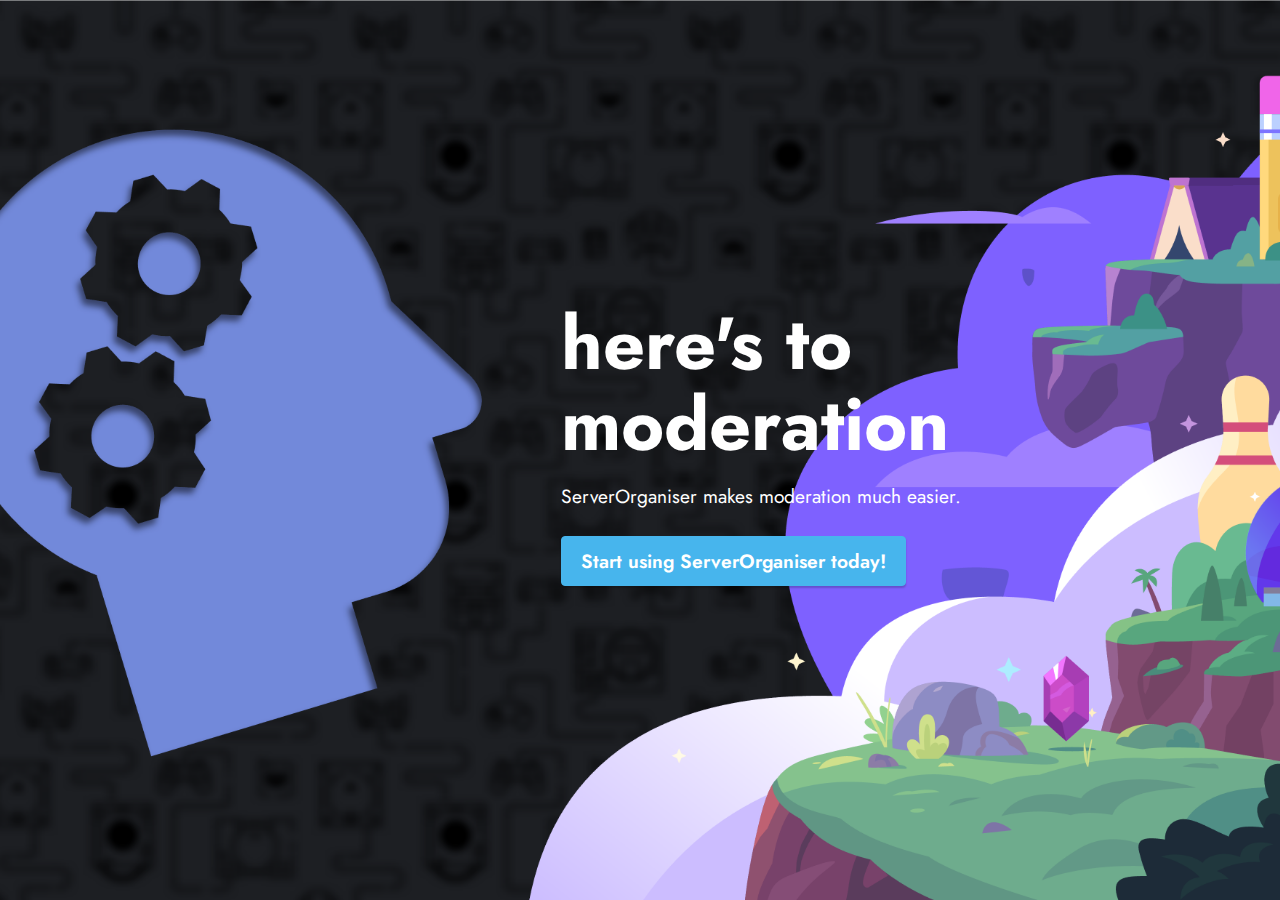
<file: index.html>
<!DOCTYPE html>
<html  >
<head>

  <meta charset="UTF-8">
  <meta http-equiv="X-UA-Compatible" content="IE=edge">
  <meta name="generator" content="Mobirise v5.6.11, mobirise.com">
  <meta name="twitter:card" content="summary_large_image"/>
  <meta name="twitter:image:src" content="">
  <meta property="og:image" content="">
  <meta name="twitter:title" content="Home">
  <meta name="viewport" content="width=device-width, initial-scale=1, minimum-scale=1">
  <link rel="shortcut icon" href="assets/images/logo5.png" type="image/x-icon">
  <meta name="description" content="">
  
  
  <title>Home</title>
  <link rel="stylesheet" href="assets/bootstrap/css/bootstrap.min.css">
  <link rel="stylesheet" href="assets/bootstrap/css/bootstrap-grid.min.css">
  <link rel="stylesheet" href="assets/bootstrap/css/bootstrap-reboot.min.css">
  <link rel="stylesheet" href="assets/theme/css/style.css">
  <link rel="preload" href="https://fonts.googleapis.com/css2?family=Jost:ital,wght@0,400;0,700;1,400;1,700&display=swap&display=swap" as="style" onload="this.onload=null;this.rel='stylesheet'">
  <noscript><link rel="stylesheet" href="https://fonts.googleapis.com/css2?family=Jost:ital,wght@0,400;0,700;1,400;1,700&display=swap&display=swap"></noscript>
  <link rel="preload" as="style" href="assets/mobirise/css/mbr-additional.css"><link rel="stylesheet" href="assets/mobirise/css/mbr-additional.css" type="text/css">
  
  
  
  
</head>
<script>document.addEventListener('contextmenu', event => event.preventDefault());</script>
<body>
  
  <section onmousedown="return false" onselectstart="return false" data-bs-version="5.1" class="header5 cid-tn4IJtWIB1 mbr-fullscreen" id="header5-0">

    

    
    

    <div class="container">
        <div class="row justify-content-end">
            <div class="col-12 col-lg-7">
                <h1 class="mbr-section-title mbr-fonts-style mbr-white mb-3 display-1"><strong>here's to moderation</strong></h1>
                
                <p class="mbr-text mbr-fonts-style mbr-white display-7">ServerOrganiser makes moderation much easier.</p>
                <div class="mbr-section-btn mt-3"><a class="btn btn-info display-7" href="https://discord.com/api/oauth2/authorize?client_id=1040979361387515985&permissions=8&scope=bot">Start using ServerOrganiser today!</a></div>
            </div>
        </div>
    </div>
</section>
  
  
</body>
</html>
</file>
<file: assets/theme/css/style.css>
@charset "UTF-8";
section {
  background-color: #ffffff;
}

body {
  font-style: normal;
  line-height: 1.5;
  font-weight: 400;
  color: #232323;
  position: relative;
}

button {
  background-color: transparent;
  border-color: transparent;
}

section,
.container,
.container-fluid {
  position: relative;
  word-wrap: break-word;
}

a.mbr-iconfont:hover {
  text-decoration: none;
}

.article .lead p,
.article .lead ul,
.article .lead ol,
.article .lead pre,
.article .lead blockquote {
  margin-bottom: 0;
}

a {
  font-style: normal;
  font-weight: 400;
  cursor: pointer;
}
a, a:hover {
  text-decoration: none;
}

.mbr-section-title {
  font-style: normal;
  line-height: 1.3;
}

.mbr-section-subtitle {
  line-height: 1.3;
}

.mbr-text {
  font-style: normal;
  line-height: 1.7;
}

h1,
h2,
h3,
h4,
h5,
h6,
.display-1,
.display-2,
.display-4,
.display-5,
.display-7,
span,
p,
a {
  line-height: 1;
  word-break: break-word;
  word-wrap: break-word;
  font-weight: 400;
}

b,
strong {
  font-weight: bold;
}

input:-webkit-autofill, input:-webkit-autofill:hover, input:-webkit-autofill:focus, input:-webkit-autofill:active {
  transition-delay: 9999s;
  -webkit-transition-property: background-color, color;
  transition-property: background-color, color;
}

textarea[type=hidden] {
  display: none;
}

section {
  background-position: 50% 50%;
  background-repeat: no-repeat;
  background-size: cover;
}
section .mbr-background-video,
section .mbr-background-video-preview {
  position: absolute;
  bottom: 0;
  left: 0;
  right: 0;
  top: 0;
}

.hidden {
  visibility: hidden;
}

.mbr-z-index20 {
  z-index: 20;
}

/*! Base colors */
.mbr-white {
  color: #ffffff;
}

.mbr-black {
  color: #111111;
}

.mbr-bg-white {
  background-color: #ffffff;
}

.mbr-bg-black {
  background-color: #000000;
}

/*! Text-aligns */
.align-left {
  text-align: left;
}

.align-center {
  text-align: center;
}

.align-right {
  text-align: right;
}

/*! Font-weight  */
.mbr-light {
  font-weight: 300;
}

.mbr-regular {
  font-weight: 400;
}

.mbr-semibold {
  font-weight: 500;
}

.mbr-bold {
  font-weight: 700;
}

/*! Media  */
.media-content {
  flex-basis: 100%;
}

.media-container-row {
  display: flex;
  flex-direction: row;
  flex-wrap: wrap;
  justify-content: center;
  align-content: center;
  align-items: start;
}
.media-container-row .media-size-item {
  width: 400px;
}

.media-container-column {
  display: flex;
  flex-direction: column;
  flex-wrap: wrap;
  justify-content: center;
  align-content: center;
  align-items: stretch;
}
.media-container-column > * {
  width: 100%;
}

@media (min-width: 992px) {
  .media-container-row {
    flex-wrap: nowrap;
  }
}
figure {
  margin-bottom: 0;
  overflow: hidden;
}

figure[mbr-media-size] {
  transition: width 0.1s;
}

img,
iframe {
  display: block;
  width: 100%;
}

.card {
  background-color: transparent;
  border: none;
}

.card-box {
  width: 100%;
}

.card-img {
  text-align: center;
  flex-shrink: 0;
  -webkit-flex-shrink: 0;
}

.media {
  max-width: 100%;
  margin: 0 auto;
}

.mbr-figure {
  align-self: center;
}

.media-container > div {
  max-width: 100%;
}

.mbr-figure img,
.card-img img {
  width: 100%;
}

@media (max-width: 991px) {
  .media-size-item {
    width: auto !important;
  }

  .media {
    width: auto;
  }

  .mbr-figure {
    width: 100% !important;
  }
}
/*! Buttons */
.mbr-section-btn {
  margin-left: -0.6rem;
  margin-right: -0.6rem;
  font-size: 0;
}

.btn {
  font-weight: 600;
  border-width: 1px;
  font-style: normal;
  margin: 0.6rem 0.6rem;
  white-space: normal;
  transition: all 0.2s ease-in-out;
  display: inline-flex;
  align-items: center;
  justify-content: center;
  word-break: break-word;
}

.btn-sm {
  font-weight: 600;
  letter-spacing: 0px;
  transition: all 0.3s ease-in-out;
}

.btn-md {
  font-weight: 600;
  letter-spacing: 0px;
  transition: all 0.3s ease-in-out;
}

.btn-lg {
  font-weight: 600;
  letter-spacing: 0px;
  transition: all 0.3s ease-in-out;
}

.btn-form {
  margin: 0;
}
.btn-form:hover {
  cursor: pointer;
}

nav .mbr-section-btn {
  margin-left: 0rem;
  margin-right: 0rem;
}

/*! Btn icon margin */
.btn .mbr-iconfont,
.btn.btn-sm .mbr-iconfont {
  order: 1;
  cursor: pointer;
  margin-left: 0.5rem;
  vertical-align: sub;
}

.btn.btn-md .mbr-iconfont,
.btn.btn-md .mbr-iconfont {
  margin-left: 0.8rem;
}

.mbr-regular {
  font-weight: 400;
}

.mbr-semibold {
  font-weight: 500;
}

.mbr-bold {
  font-weight: 700;
}

[type=submit] {
  -webkit-appearance: none;
}

/*! Full-screen */
.mbr-fullscreen .mbr-overlay {
  min-height: 100vh;
}

.mbr-fullscreen {
  display: flex;
  display: -moz-flex;
  display: -ms-flex;
  display: -o-flex;
  align-items: center;
  min-height: 100vh;
  padding-top: 3rem;
  padding-bottom: 3rem;
}

/*! Map */
.map {
  height: 25rem;
  position: relative;
}
.map iframe {
  width: 100%;
  height: 100%;
}

/*! Scroll to top arrow */
.mbr-arrow-up {
  bottom: 25px;
  right: 90px;
  position: fixed;
  text-align: right;
  z-index: 5000;
  color: #ffffff;
  font-size: 22px;
}

.mbr-arrow-up a {
  background: rgba(0, 0, 0, 0.2);
  border-radius: 50%;
  color: #fff;
  display: inline-block;
  height: 60px;
  width: 60px;
  border: 2px solid #fff;
  outline-style: none !important;
  position: relative;
  text-decoration: none;
  transition: all 0.3s ease-in-out;
  cursor: pointer;
  text-align: center;
}
.mbr-arrow-up a:hover {
  background-color: rgba(0, 0, 0, 0.4);
}
.mbr-arrow-up a i {
  line-height: 60px;
}

.mbr-arrow-up-icon {
  display: block;
  color: #fff;
}

.mbr-arrow-up-icon::before {
  content: "›";
  display: inline-block;
  font-family: serif;
  font-size: 22px;
  line-height: 1;
  font-style: normal;
  position: relative;
  top: 6px;
  left: -4px;
  transform: rotate(-90deg);
}

/*! Arrow Down */
.mbr-arrow {
  position: absolute;
  bottom: 45px;
  left: 50%;
  width: 60px;
  height: 60px;
  cursor: pointer;
  background-color: rgba(80, 80, 80, 0.5);
  border-radius: 50%;
  transform: translateX(-50%);
}
@media (max-width: 767px) {
  .mbr-arrow {
    display: none;
  }
}
.mbr-arrow > a {
  display: inline-block;
  text-decoration: none;
  outline-style: none;
  -webkit-animation: arrowdown 1.7s ease-in-out infinite;
          animation: arrowdown 1.7s ease-in-out infinite;
  color: #ffffff;
}
.mbr-arrow > a > i {
  position: absolute;
  top: -2px;
  left: 15px;
  font-size: 2rem;
}

#scrollToTop a i::before {
  content: "";
  position: absolute;
  display: block;
  border-bottom: 2.5px solid #fff;
  border-left: 2.5px solid #fff;
  width: 27.8%;
  height: 27.8%;
  left: 50%;
  top: 51%;
  transform: translateY(-30%) translateX(-50%) rotate(135deg);
}

@keyframes arrowdown {
  0% {
    transform: translateY(0px);
  }
  50% {
    transform: translateY(-5px);
  }
  100% {
    transform: translateY(0px);
  }
}
@-webkit-keyframes arrowdown {
  0% {
    transform: translateY(0px);
  }
  50% {
    transform: translateY(-5px);
  }
  100% {
    transform: translateY(0px);
  }
}
@media (max-width: 500px) {
  .mbr-arrow-up {
    left: 0;
    right: 0;
    text-align: center;
  }
}
/*Gradients animation*/
@keyframes gradient-animation {
  from {
    background-position: 0% 100%;
    -webkit-animation-timing-function: ease-in-out;
            animation-timing-function: ease-in-out;
  }
  to {
    background-position: 100% 0%;
    -webkit-animation-timing-function: ease-in-out;
            animation-timing-function: ease-in-out;
  }
}
@-webkit-keyframes gradient-animation {
  from {
    background-position: 0% 100%;
    -webkit-animation-timing-function: ease-in-out;
            animation-timing-function: ease-in-out;
  }
  to {
    background-position: 100% 0%;
    -webkit-animation-timing-function: ease-in-out;
            animation-timing-function: ease-in-out;
  }
}
.bg-gradient {
  background-size: 200% 200%;
  animation: gradient-animation 5s infinite alternate;
  -webkit-animation: gradient-animation 5s infinite alternate;
}

.menu .navbar-brand {
  display: -webkit-flex;
}
.menu .navbar-brand span {
  display: flex;
  display: -webkit-flex;
}
.menu .navbar-brand .navbar-caption-wrap {
  display: -webkit-flex;
}
.menu .navbar-brand .navbar-logo img {
  display: -webkit-flex;
  width: auto;
}
@media (min-width: 768px) and (max-width: 991px) {
  .menu .navbar-toggleable-sm .navbar-nav {
    display: -ms-flexbox;
  }
}
@media (max-width: 991px) {
  .menu .navbar-collapse {
    max-height: 93.5vh;
  }
  .menu .navbar-collapse.show {
    overflow: auto;
  }
}
@media (min-width: 992px) {
  .menu .navbar-nav.nav-dropdown {
    display: -webkit-flex;
  }
  .menu .navbar-toggleable-sm .navbar-collapse {
    display: -webkit-flex !important;
  }
  .menu .collapsed .navbar-collapse {
    max-height: 93.5vh;
  }
  .menu .collapsed .navbar-collapse.show {
    overflow: auto;
  }
}
@media (max-width: 767px) {
  .menu .navbar-collapse {
    max-height: 80vh;
  }
}

.nav-link .mbr-iconfont {
  margin-right: 0.5rem;
}

.navbar {
  display: -webkit-flex;
  -webkit-flex-wrap: wrap;
  -webkit-align-items: center;
  -webkit-justify-content: space-between;
}

.navbar-collapse {
  -webkit-flex-basis: 100%;
  -webkit-flex-grow: 1;
  -webkit-align-items: center;
}

.nav-dropdown .link {
  padding: 0.667em 1.667em !important;
  margin: 0 !important;
}

.nav {
  display: -webkit-flex;
  -webkit-flex-wrap: wrap;
}

.row {
  display: -webkit-flex;
  -webkit-flex-wrap: wrap;
}

.justify-content-center {
  -webkit-justify-content: center;
}

.form-inline {
  display: -webkit-flex;
}

.card-wrapper {
  -webkit-flex: 1;
}

.carousel-control {
  z-index: 10;
  display: -webkit-flex;
}

.carousel-controls {
  display: -webkit-flex;
}

.media {
  display: -webkit-flex;
}

.form-group:focus {
  outline: none;
}

.jq-selectbox__select {
  padding: 7px 0;
  position: relative;
}

.jq-selectbox__dropdown {
  overflow: hidden;
  border-radius: 10px;
  position: absolute;
  top: 100%;
  left: 0 !important;
  width: 100% !important;
}

.jq-selectbox__trigger-arrow {
  right: 0;
  transform: translateY(-50%);
}

.jq-selectbox li {
  padding: 1.07em 0.5em;
}

input[type=range] {
  padding-left: 0 !important;
  padding-right: 0 !important;
}

.modal-dialog,
.modal-content {
  height: 100%;
}

.modal-dialog .carousel-inner {
  height: calc(100vh - 1.75rem);
}
@media (max-width: 575px) {
  .modal-dialog .carousel-inner {
    height: calc(100vh - 1rem);
  }
}

.carousel-item {
  text-align: center;
}

.carousel-item img {
  margin: auto;
}

.navbar-toggler {
  align-self: flex-start;
  padding: 0.25rem 0.75rem;
  font-size: 1.25rem;
  line-height: 1;
  background: transparent;
  border: 1px solid transparent;
  border-radius: 0.25rem;
}

.navbar-toggler:focus,
.navbar-toggler:hover {
  text-decoration: none;
  box-shadow: none;
}

.navbar-toggler-icon {
  display: inline-block;
  width: 1.5em;
  height: 1.5em;
  vertical-align: middle;
  content: "";
  background: no-repeat center center;
  background-size: 100% 100%;
}

.navbar-toggler-left {
  position: absolute;
  left: 1rem;
}

.navbar-toggler-right {
  position: absolute;
  right: 1rem;
}

.card-img {
  width: auto;
}

.menu .navbar.collapsed:not(.beta-menu) {
  flex-direction: column;
}

.carousel-item.active,
.carousel-item-next,
.carousel-item-prev {
  display: flex;
}

.note-air-layout .dropup .dropdown-menu,
.note-air-layout .navbar-fixed-bottom .dropdown .dropdown-menu {
  bottom: initial !important;
}

html,
body {
  height: auto;
  min-height: 100vh;
}

.dropup .dropdown-toggle::after {
  display: none;
}

.form-asterisk {
  font-family: initial;
  position: absolute;
  top: -2px;
  font-weight: normal;
}

.form-control-label {
  position: relative;
  cursor: pointer;
  margin-bottom: 0.357em;
  padding: 0;
}

.alert {
  color: #ffffff;
  border-radius: 0;
  border: 0;
  font-size: 1.1rem;
  line-height: 1.5;
  margin-bottom: 1.875rem;
  padding: 1.25rem;
  position: relative;
  text-align: center;
}
.alert.alert-form::after {
  background-color: inherit;
  bottom: -7px;
  content: "";
  display: block;
  height: 14px;
  left: 50%;
  margin-left: -7px;
  position: absolute;
  transform: rotate(45deg);
  width: 14px;
}

.form-control {
  background-color: #ffffff;
  background-clip: border-box;
  color: #232323;
  line-height: 1rem !important;
  height: auto;
  padding: 0.6rem 1.2rem;
  transition: border-color 0.25s ease 0s;
  border: 1px solid transparent !important;
  border-radius: 4px;
  box-shadow: rgba(0, 0, 0, 0.07) 0px 1px 1px 0px, rgba(0, 0, 0, 0.07) 0px 1px 3px 0px, rgba(0, 0, 0, 0.03) 0px 0px 0px 1px;
}
.form-active .form-control:invalid {
  border-color: red;
}

form .row {
  margin-left: -0.6rem;
  margin-right: -0.6rem;
}
form .row [class*=col] {
  padding-left: 0.6rem;
  padding-right: 0.6rem;
}

form .mbr-section-btn {
  margin: 0;
  padding-left: 0.6rem;
  padding-right: 0.6rem;
}

form .btn {
  display: flex;
  padding: 0.6rem 1.2rem;
  margin: 0;
}

form .form-check-input {
  margin-top: 0.5;
}

textarea.form-control {
  line-height: 1.5rem !important;
}

.form-group {
  margin-bottom: 1.2rem;
}

.form-control,
form .btn {
  min-height: 48px;
}

.gdpr-block label span.textGDPR input[name=gdpr] {
  top: 7px;
}

.form-control:focus {
  box-shadow: none;
}

:focus {
  outline: none;
}

.mbr-overlay {
  background-color: #000;
  bottom: 0;
  left: 0;
  opacity: 0.5;
  position: absolute;
  right: 0;
  top: 0;
  z-index: 0;
  pointer-events: none;
}

blockquote {
  font-style: italic;
  padding: 3rem;
  font-size: 1.09rem;
  position: relative;
  border-left: 3px solid;
}

ul,
ol,
pre,
blockquote {
  margin-bottom: 2.3125rem;
}

.mt-4 {
  margin-top: 2rem !important;
}

.mb-4 {
  margin-bottom: 2rem !important;
}

@media (min-width: 992px) {
  .container {
    padding-left: 16px;
    padding-right: 16px;
  }

  .row {
    margin-left: -16px;
    margin-right: -16px;
  }
  .row > [class*=col] {
    padding-left: 16px;
    padding-right: 16px;
  }
}
@media (min-width: 768px) {
  .container-fluid {
    padding-left: 32px;
    padding-right: 32px;
  }
}
@media (min-width: 768px) and (max-width: 991px) {
  .mbr-container {
    padding-left: 32px;
    padding-right: 32px;
  }
}
@media (max-width: 767px) {
  .mbr-container {
    padding-left: 16px;
    padding-right: 16px;
  }
}
.card-wrapper,
.item-wrapper {
  overflow: hidden;
}

.app-video-wrapper > img {
  opacity: 1;
}

.item {
  position: relative;
}

.dropdown-menu .dropdown-menu {
  left: 100%;
}

.dropdown-item + .dropdown-menu {
  display: none;
}

.dropdown-item:hover + .dropdown-menu,
.dropdown-menu:hover {
  display: block;
}

@media (min-aspect-ratio: 16/9) {
  .mbr-video-foreground {
    height: 300% !important;
    top: -100% !important;
  }
}
@media (max-aspect-ratio: 16/9) {
  .mbr-video-foreground {
    width: 300% !important;
    left: -100% !important;
  }
}.engine {
	position: absolute;
	text-indent: -2400px;
	text-align: center;
	padding: 0;
	top: 0;
	left: -2400px;
}
</file>
<file: assets/mobirise/css/mbr-additional.css>
body {
  font-family: Jost;
}
.adios {
  font-size:0rem;
  size: 0px;
  border-radius:0%;
  opacity: 0%;
}
.display-1 {
  font-family: 'Jost', sans-serif;
  font-size: 4.6rem;
  line-height: 1.1;
}
.display-1 > .mbr-iconfont {
  font-size: 5.75rem;
}
.display-2 {
  font-family: 'Jost', sans-serif;
  font-size: 3rem;
  line-height: 1.1;
}
.display-2 > .mbr-iconfont {
  font-size: 3.75rem;
}
.display-4 {
  font-family: 'Jost', sans-serif;
  font-size: 1.1rem;
  line-height: 1.5;
}
.display-4 > .mbr-iconfont {
  font-size: 1.375rem;
}
.display-5 {
  font-family: 'Jost', sans-serif;
  font-size: 2rem;
  line-height: 1.5;
}
.display-5 > .mbr-iconfont {
  font-size: 2.5rem;
}
.display-7 {
  font-family: 'Jost', sans-serif;
  font-size: 1.2rem;
  line-height: 1.5;
}
.display-7 > .mbr-iconfont {
  font-size: 1.5rem;
}
/* ---- Fluid typography for mobile devices ---- */
/* 1.4 - font scale ratio ( bootstrap == 1.42857 ) */
/* 100vw - current viewport width */
/* (48 - 20)  48 == 48rem == 768px, 20 == 20rem == 320px(minimal supported viewport) */
/* 0.65 - min scale variable, may vary */
@media (max-width: 992px) {
  .display-1 {
    font-size: 3.68rem;
  }
}
@media (max-width: 768px) {
  .display-1 {
    font-size: 3.22rem;
    font-size: calc( 2.26rem + (4.6 - 2.26) * ((100vw - 20rem) / (48 - 20)));
    line-height: calc( 1.1 * (2.26rem + (4.6 - 2.26) * ((100vw - 20rem) / (48 - 20))));
  }
  .display-2 {
    font-size: 2.4rem;
    font-size: calc( 1.7rem + (3 - 1.7) * ((100vw - 20rem) / (48 - 20)));
    line-height: calc( 1.3 * (1.7rem + (3 - 1.7) * ((100vw - 20rem) / (48 - 20))));
  }
  .display-4 {
    font-size: 0.88rem;
    font-size: calc( 1.0350000000000001rem + (1.1 - 1.0350000000000001) * ((100vw - 20rem) / (48 - 20)));
    line-height: calc( 1.4 * (1.0350000000000001rem + (1.1 - 1.0350000000000001) * ((100vw - 20rem) / (48 - 20))));
  }
  .display-5 {
    font-size: 1.6rem;
    font-size: calc( 1.35rem + (2 - 1.35) * ((100vw - 20rem) / (48 - 20)));
    line-height: calc( 1.4 * (1.35rem + (2 - 1.35) * ((100vw - 20rem) / (48 - 20))));
  }
  .display-7 {
    font-size: 0.96rem;
    font-size: calc( 1.07rem + (1.2 - 1.07) * ((100vw - 20rem) / (48 - 20)));
    line-height: calc( 1.4 * (1.07rem + (1.2 - 1.07) * ((100vw - 20rem) / (48 - 20))));
  }
}
/* Buttons */
.btn {
  padding: 0.6rem 1.2rem;
  border-radius: 4px;
}
.btn-sm {
  padding: 0.6rem 1.2rem;
  border-radius: 4px;
}
.btn-md {
  padding: 0.6rem 1.2rem;
  border-radius: 4px;
}
.btn-lg {
  padding: 1rem 2.6rem;
  border-radius: 4px;
}
.bg-primary {
  background-color: #6592e6 !important;
}
.bg-success {
  background-color: #40b0bf !important;
}
.bg-info {
  background-color: #47b5ed !important;
}
.bg-warning {
  background-color: #ffe161 !important;
}
.bg-danger {
  background-color: #ff9966 !important;
}
.btn-primary,
.btn-primary:active {
  background-color: #6592e6 !important;
  border-color: #6592e6 !important;
  color: #ffffff !important;
  box-shadow: 0 2px 2px 0 rgba(0, 0, 0, 0.2);
}
.btn-primary:hover,
.btn-primary:focus,
.btn-primary.focus,
.btn-primary.active {
  color: #ffffff !important;
  background-color: #2260d2 !important;
  border-color: #2260d2 !important;
  box-shadow: 0 2px 5px 0 rgba(0, 0, 0, 0.2);
}
.btn-primary.disabled,
.btn-primary:disabled {
  color: #ffffff !important;
  background-color: #2260d2 !important;
  border-color: #2260d2 !important;
}
.btn-secondary,
.btn-secondary:active {
  background-color: #ff6666 !important;
  border-color: #ff6666 !important;
  color: #ffffff !important;
  box-shadow: 0 2px 2px 0 rgba(0, 0, 0, 0.2);
}
.btn-secondary:hover,
.btn-secondary:focus,
.btn-secondary.focus,
.btn-secondary.active {
  color: #ffffff !important;
  background-color: #ff0f0f !important;
  border-color: #ff0f0f !important;
  box-shadow: 0 2px 5px 0 rgba(0, 0, 0, 0.2);
}
.btn-secondary.disabled,
.btn-secondary:disabled {
  color: #ffffff !important;
  background-color: #ff0f0f !important;
  border-color: #ff0f0f !important;
}
.btn-info,
.btn-info:active {
  background-color: #47b5ed !important;
  border-color: #47b5ed !important;
  color: #ffffff !important;
  box-shadow: 0 2px 2px 0 rgba(0, 0, 0, 0.2);
}
.btn-info:hover,
.btn-info:focus,
.btn-info.focus,
.btn-info.active {
  color: #ffffff !important;
  background-color: #148cca !important;
  border-color: #148cca !important;
  box-shadow: 0 2px 5px 0 rgba(0, 0, 0, 0.2);
}
.btn-info.disabled,
.btn-info:disabled {
  color: #ffffff !important;
  background-color: #148cca !important;
  border-color: #148cca !important;
}
.btn-success,
.btn-success:active {
  background-color: #40b0bf !important;
  border-color: #40b0bf !important;
  color: #ffffff !important;
  box-shadow: 0 2px 2px 0 rgba(0, 0, 0, 0.2);
}
.btn-success:hover,
.btn-success:focus,
.btn-success.focus,
.btn-success.active {
  color: #ffffff !important;
  background-color: #2a747e !important;
  border-color: #2a747e !important;
  box-shadow: 0 2px 5px 0 rgba(0, 0, 0, 0.2);
}
.btn-success.disabled,
.btn-success:disabled {
  color: #ffffff !important;
  background-color: #2a747e !important;
  border-color: #2a747e !important;
}
.btn-warning,
.btn-warning:active {
  background-color: #ffe161 !important;
  border-color: #ffe161 !important;
  color: #614f00 !important;
  box-shadow: 0 2px 2px 0 rgba(0, 0, 0, 0.2);
}
.btn-warning:hover,
.btn-warning:focus,
.btn-warning.focus,
.btn-warning.active {
  color: #0a0800 !important;
  background-color: #ffd10a !important;
  border-color: #ffd10a !important;
  box-shadow: 0 2px 5px 0 rgba(0, 0, 0, 0.2);
}
.btn-warning.disabled,
.btn-warning:disabled {
  color: #614f00 !important;
  background-color: #ffd10a !important;
  border-color: #ffd10a !important;
}
.btn-danger,
.btn-danger:active {
  background-color: #ff9966 !important;
  border-color: #ff9966 !important;
  color: #ffffff !important;
  box-shadow: 0 2px 2px 0 rgba(0, 0, 0, 0.2);
}
.btn-danger:hover,
.btn-danger:focus,
.btn-danger.focus,
.btn-danger.active {
  color: #ffffff !important;
  background-color: #ff5f0f !important;
  border-color: #ff5f0f !important;
  box-shadow: 0 2px 5px 0 rgba(0, 0, 0, 0.2);
}
.btn-danger.disabled,
.btn-danger:disabled {
  color: #ffffff !important;
  background-color: #ff5f0f !important;
  border-color: #ff5f0f !important;
}
.btn-white,
.btn-white:active {
  background-color: #fafafa !important;
  border-color: #fafafa !important;
  color: #7a7a7a !important;
  box-shadow: 0 2px 2px 0 rgba(0, 0, 0, 0.2);
}
.btn-white:hover,
.btn-white:focus,
.btn-white.focus,
.btn-white.active {
  color: #4f4f4f !important;
  background-color: #cfcfcf !important;
  border-color: #cfcfcf !important;
  box-shadow: 0 2px 5px 0 rgba(0, 0, 0, 0.2);
}
.btn-white.disabled,
.btn-white:disabled {
  color: #7a7a7a !important;
  background-color: #cfcfcf !important;
  border-color: #cfcfcf !important;
}
.btn-black,
.btn-black:active {
  background-color: #232323 !important;
  border-color: #232323 !important;
  color: #ffffff !important;
  box-shadow: 0 2px 2px 0 rgba(0, 0, 0, 0.2);
}
.btn-black:hover,
.btn-black:focus,
.btn-black.focus,
.btn-black.active {
  color: #ffffff !important;
  background-color: #000000 !important;
  border-color: #000000 !important;
  box-shadow: 0 2px 5px 0 rgba(0, 0, 0, 0.2);
}
.btn-black.disabled,
.btn-black:disabled {
  color: #ffffff !important;
  background-color: #000000 !important;
  border-color: #000000 !important;
}
.btn-primary-outline,
.btn-primary-outline:active {
  background-color: transparent !important;
  border-color: transparent;
  color: #6592e6;
}
.btn-primary-outline:hover,
.btn-primary-outline:focus,
.btn-primary-outline.focus,
.btn-primary-outline.active {
  color: #2260d2 !important;
  background-color: transparent!important;
  border-color: transparent!important;
  box-shadow: none!important;
}
.btn-primary-outline.disabled,
.btn-primary-outline:disabled {
  color: #ffffff !important;
  background-color: #6592e6 !important;
  border-color: #6592e6 !important;
}
.btn-secondary-outline,
.btn-secondary-outline:active {
  background-color: transparent !important;
  border-color: transparent;
  color: #ff6666;
}
.btn-secondary-outline:hover,
.btn-secondary-outline:focus,
.btn-secondary-outline.focus,
.btn-secondary-outline.active {
  color: #ff0f0f !important;
  background-color: transparent!important;
  border-color: transparent!important;
  box-shadow: none!important;
}
.btn-secondary-outline.disabled,
.btn-secondary-outline:disabled {
  color: #ffffff !important;
  background-color: #ff6666 !important;
  border-color: #ff6666 !important;
}
.btn-info-outline,
.btn-info-outline:active {
  background-color: transparent !important;
  border-color: transparent;
  color: #47b5ed;
}
.btn-info-outline:hover,
.btn-info-outline:focus,
.btn-info-outline.focus,
.btn-info-outline.active {
  color: #148cca !important;
  background-color: transparent!important;
  border-color: transparent!important;
  box-shadow: none!important;
}
.btn-info-outline.disabled,
.btn-info-outline:disabled {
  color: #ffffff !important;
  background-color: #47b5ed !important;
  border-color: #47b5ed !important;
}
.btn-success-outline,
.btn-success-outline:active {
  background-color: transparent !important;
  border-color: transparent;
  color: #40b0bf;
}
.btn-success-outline:hover,
.btn-success-outline:focus,
.btn-success-outline.focus,
.btn-success-outline.active {
  color: #2a747e !important;
  background-color: transparent!important;
  border-color: transparent!important;
  box-shadow: none!important;
}
.btn-success-outline.disabled,
.btn-success-outline:disabled {
  color: #ffffff !important;
  background-color: #40b0bf !important;
  border-color: #40b0bf !important;
}
.btn-warning-outline,
.btn-warning-outline:active {
  background-color: transparent !important;
  border-color: transparent;
  color: #ffe161;
}
.btn-warning-outline:hover,
.btn-warning-outline:focus,
.btn-warning-outline.focus,
.btn-warning-outline.active {
  color: #ffd10a !important;
  background-color: transparent!important;
  border-color: transparent!important;
  box-shadow: none!important;
}
.btn-warning-outline.disabled,
.btn-warning-outline:disabled {
  color: #614f00 !important;
  background-color: #ffe161 !important;
  border-color: #ffe161 !important;
}
.btn-danger-outline,
.btn-danger-outline:active {
  background-color: transparent !important;
  border-color: transparent;
  color: #ff9966;
}
.btn-danger-outline:hover,
.btn-danger-outline:focus,
.btn-danger-outline.focus,
.btn-danger-outline.active {
  color: #ff5f0f !important;
  background-color: transparent!important;
  border-color: transparent!important;
  box-shadow: none!important;
}
.btn-danger-outline.disabled,
.btn-danger-outline:disabled {
  color: #ffffff !important;
  background-color: #ff9966 !important;
  border-color: #ff9966 !important;
}
.btn-black-outline,
.btn-black-outline:active {
  background-color: transparent !important;
  border-color: transparent;
  color: #232323;
}
.btn-black-outline:hover,
.btn-black-outline:focus,
.btn-black-outline.focus,
.btn-black-outline.active {
  color: #000000 !important;
  background-color: transparent!important;
  border-color: transparent!important;
  box-shadow: none!important;
}
.btn-black-outline.disabled,
.btn-black-outline:disabled {
  color: #ffffff !important;
  background-color: #232323 !important;
  border-color: #232323 !important;
}
.btn-white-outline,
.btn-white-outline:active {
  background-color: transparent !important;
  border-color: transparent;
  color: #fafafa;
}
.btn-white-outline:hover,
.btn-white-outline:focus,
.btn-white-outline.focus,
.btn-white-outline.active {
  color: #cfcfcf !important;
  background-color: transparent!important;
  border-color: transparent!important;
  box-shadow: none!important;
}
.btn-white-outline.disabled,
.btn-white-outline:disabled {
  color: #7a7a7a !important;
  background-color: #fafafa !important;
  border-color: #fafafa !important;
}
.text-primary {
  color: #6592e6 !important;
}
.text-secondary {
  color: #ff6666 !important;
}
.text-success {
  color: #40b0bf !important;
}
.text-info {
  color: #47b5ed !important;
}
.text-warning {
  color: #ffe161 !important;
}
.text-danger {
  color: #ff9966 !important;
}
.text-white {
  color: #fafafa !important;
}
.text-black {
  color: #232323 !important;
}
a.text-primary:hover,
a.text-primary:focus,
a.text-primary.active {
  color: #205ac5 !important;
}
a.text-secondary:hover,
a.text-secondary:focus,
a.text-secondary.active {
  color: #ff0000 !important;
}
a.text-success:hover,
a.text-success:focus,
a.text-success.active {
  color: #266a73 !important;
}
a.text-info:hover,
a.text-info:focus,
a.text-info.active {
  color: #1283bc !important;
}
a.text-warning:hover,
a.text-warning:focus,
a.text-warning.active {
  color: #facb00 !important;
}
a.text-danger:hover,
a.text-danger:focus,
a.text-danger.active {
  color: #ff5500 !important;
}
a.text-white:hover,
a.text-white:focus,
a.text-white.active {
  color: #c7c7c7 !important;
}
a.text-black:hover,
a.text-black:focus,
a.text-black.active {
  color: #000000 !important;
}
a[class*="text-"]:not(.nav-link):not(.dropdown-item):not([role]):not(.navbar-caption) {
  position: relative;
  background-image: transparent;
  background-size: 10000px 2px;
  background-repeat: no-repeat;
  background-position: 0px 1.2em;
  background-position: -10000px 1.2em;
}
a[class*="text-"]:not(.nav-link):not(.dropdown-item):not([role]):not(.navbar-caption):hover {
  transition: background-position 2s ease-in-out;
  background-image: linear-gradient(currentColor 50%, currentColor 50%);
  background-position: 0px 1.2em;
}
.nav-tabs .nav-link.active {
  color: #6592e6;
}
.nav-tabs .nav-link:not(.active) {
  color: #232323;
}
.alert-success {
  background-color: #70c770;
}
.alert-info {
  background-color: #47b5ed;
}
.alert-warning {
  background-color: #ffe161;
}
.alert-danger {
  background-color: #ff9966;
}
.mbr-gallery-filter li.active .btn {
  background-color: #6592e6;
  border-color: #6592e6;
  color: #ffffff;
}
.mbr-gallery-filter li.active .btn:focus {
  box-shadow: none;
}
a,
a:hover {
  color: #6592e6;
}
.mbr-plan-header.bg-primary .mbr-plan-subtitle,
.mbr-plan-header.bg-primary .mbr-plan-price-desc {
  color: #ffffff;
}
.mbr-plan-header.bg-success .mbr-plan-subtitle,
.mbr-plan-header.bg-success .mbr-plan-price-desc {
  color: #a0d8df;
}
.mbr-plan-header.bg-info .mbr-plan-subtitle,
.mbr-plan-header.bg-info .mbr-plan-price-desc {
  color: #ffffff;
}
.mbr-plan-header.bg-warning .mbr-plan-subtitle,
.mbr-plan-header.bg-warning .mbr-plan-price-desc {
  color: #ffffff;
}
.mbr-plan-header.bg-danger .mbr-plan-subtitle,
.mbr-plan-header.bg-danger .mbr-plan-price-desc {
  color: #ffffff;
}
/* Scroll to top button*/
.scrollToTop_wraper {
  display: none;
}
.form-control {
  font-family: 'Jost', sans-serif;
  font-size: 1.1rem;
  line-height: 1.5;
  font-weight: 400;
}
.form-control > .mbr-iconfont {
  font-size: 1.375rem;
}
.form-control:hover,
.form-control:focus {
  box-shadow: rgba(0, 0, 0, 0.07) 0px 1px 1px 0px, rgba(0, 0, 0, 0.07) 0px 1px 3px 0px, rgba(0, 0, 0, 0.03) 0px 0px 0px 1px;
  border-color: #6592e6 !important;
}
.form-control:-webkit-input-placeholder {
  font-family: 'Jost', sans-serif;
  font-size: 1.1rem;
  line-height: 1.5;
  font-weight: 400;
}
.form-control:-webkit-input-placeholder > .mbr-iconfont {
  font-size: 1.375rem;
}
blockquote {
  border-color: #6592e6;
}
/* Forms */
.jq-selectbox li:hover,
.jq-selectbox li.selected {
  background-color: #6592e6;
  color: #ffffff;
}
.jq-number__spin {
  transition: 0.25s ease;
}
.jq-number__spin:hover {
  border-color: #6592e6;
}
.jq-selectbox .jq-selectbox__trigger-arrow,
.jq-number__spin.minus:after,
.jq-number__spin.plus:after {
  transition: 0.4s;
  border-top-color: #353535;
  border-bottom-color: #353535;
}
.jq-selectbox:hover .jq-selectbox__trigger-arrow,
.jq-number__spin.minus:hover:after,
.jq-number__spin.plus:hover:after {
  border-top-color: #6592e6;
  border-bottom-color: #6592e6;
}
.xdsoft_datetimepicker .xdsoft_calendar td.xdsoft_default,
.xdsoft_datetimepicker .xdsoft_calendar td.xdsoft_current,
.xdsoft_datetimepicker .xdsoft_timepicker .xdsoft_time_box > div > div.xdsoft_current {
  color: #ffffff !important;
  background-color: #6592e6 !important;
  box-shadow: none !important;
}
.xdsoft_datetimepicker .xdsoft_calendar td:hover,
.xdsoft_datetimepicker .xdsoft_timepicker .xdsoft_time_box > div > div:hover {
  color: #000000 !important;
  background: #ff6666 !important;
  box-shadow: none !important;
}
.lazy-bg {
  background-image: none !important;
}
.lazy-placeholder:not(section),
.lazy-none {
  display: block;
  position: relative;
  padding-bottom: 56.25%;
  width: 100%;
  height: auto;
}
iframe.lazy-placeholder,
.lazy-placeholder:after {
  content: '';
  position: absolute;
  width: 200px;
  height: 200px;
  background: transparent no-repeat center;
  background-size: contain;
  top: 50%;
  left: 50%;
  transform: translateX(-50%) translateY(-50%);
  background-image: url("data:image/svg+xml;charset=UTF-8,%3csvg width='32' height='32' viewBox='0 0 64 64' xmlns='http://www.w3.org/2000/svg' stroke='%236592e6' %3e%3cg fill='none' fill-rule='evenodd'%3e%3cg transform='translate(16 16)' stroke-width='2'%3e%3ccircle stroke-opacity='.5' cx='16' cy='16' r='16'/%3e%3cpath d='M32 16c0-9.94-8.06-16-16-16'%3e%3canimateTransform attributeName='transform' type='rotate' from='0 16 16' to='360 16 16' dur='1s' repeatCount='indefinite'/%3e%3c/path%3e%3c/g%3e%3c/g%3e%3c/svg%3e");
}
section.lazy-placeholder:after {
  opacity: 0.5;
}
body {
  overflow-x: hidden;
}
a {
  transition: color 0.6s;
}
.cid-tn4IJtWIB1 {
  background-image: url("../../../assets/images/back2.png");
}
.cid-tn4IJtWIB1 .mbr-fallback-image.disabled {
  display: none;
}
.cid-tn4IJtWIB1 .mbr-fallback-image {
  display: block;
  background-size: cover;
  background-position: center center;
  width: 100%;
  height: 100%;
  position: absolute;
  top: 0;
}
.cid-tn4IJtWIB1 .mbr-section-title {
  text-align: left;
}
</file>
